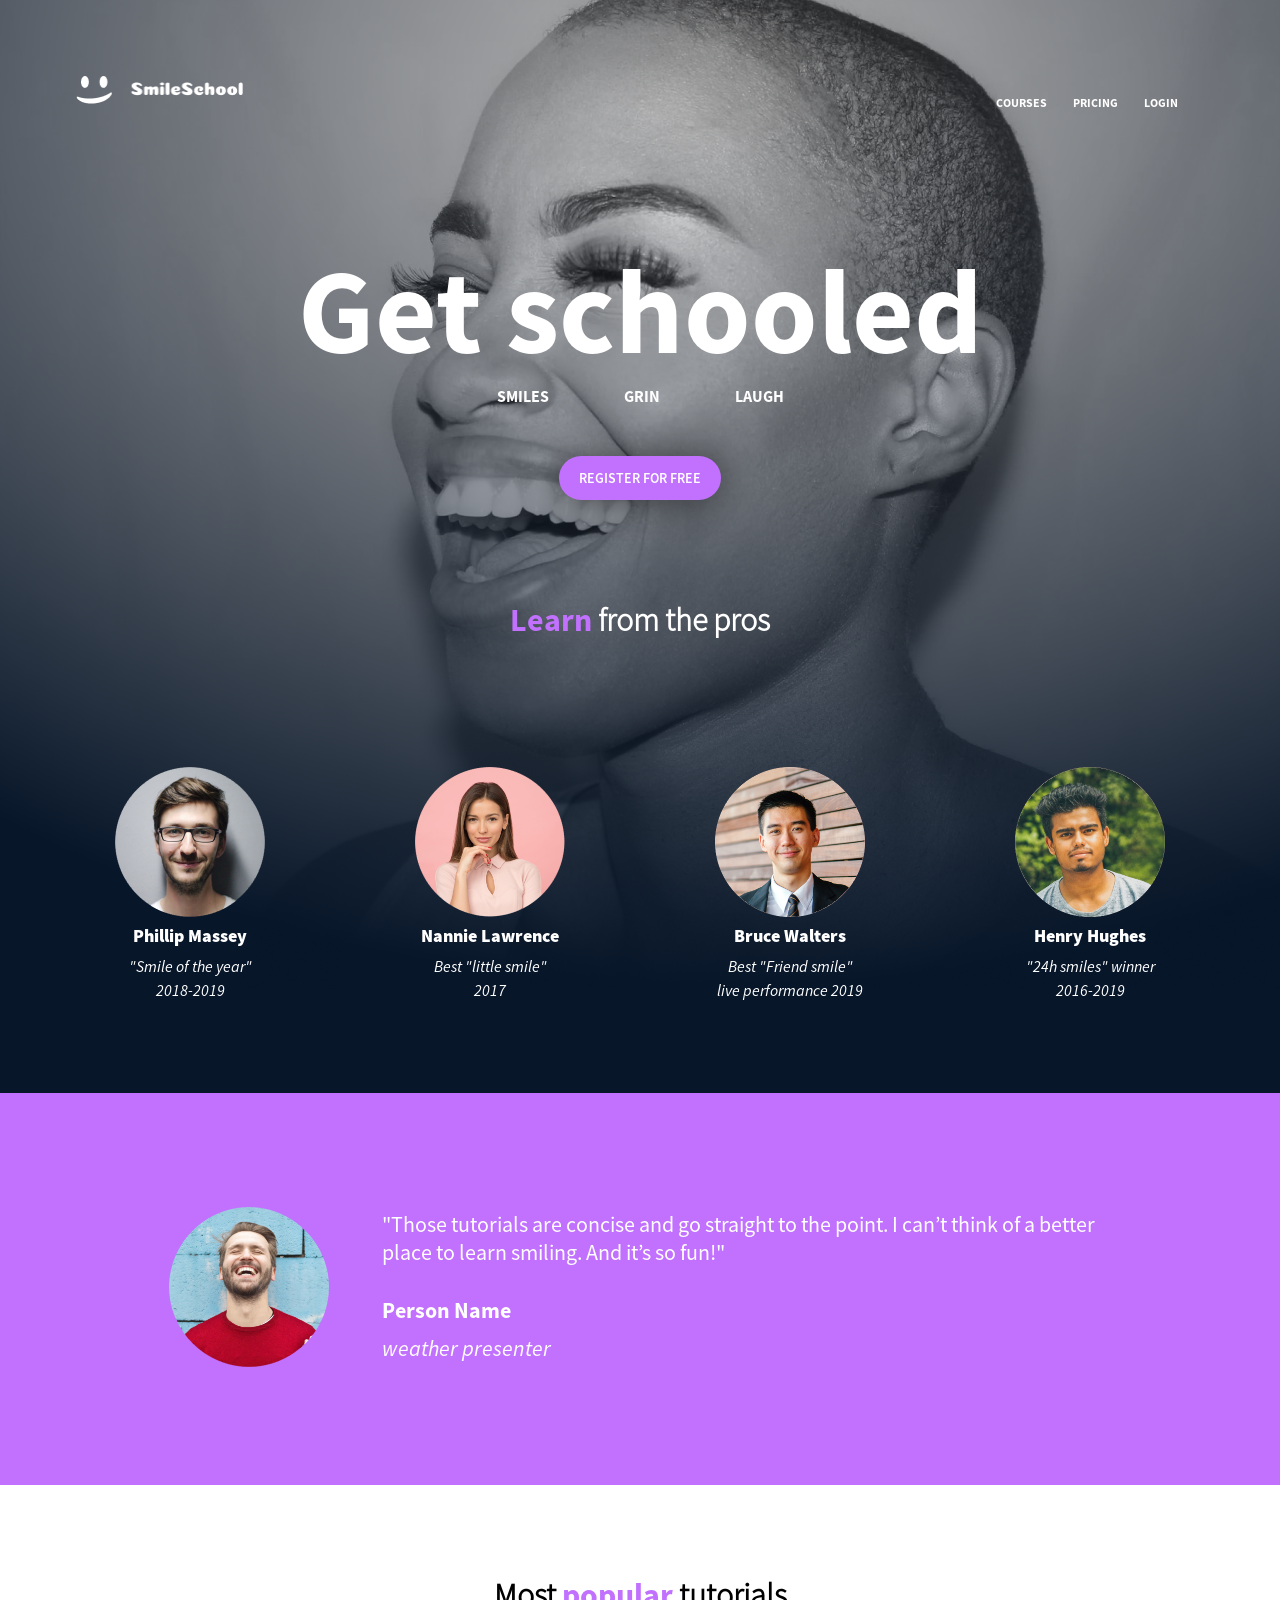
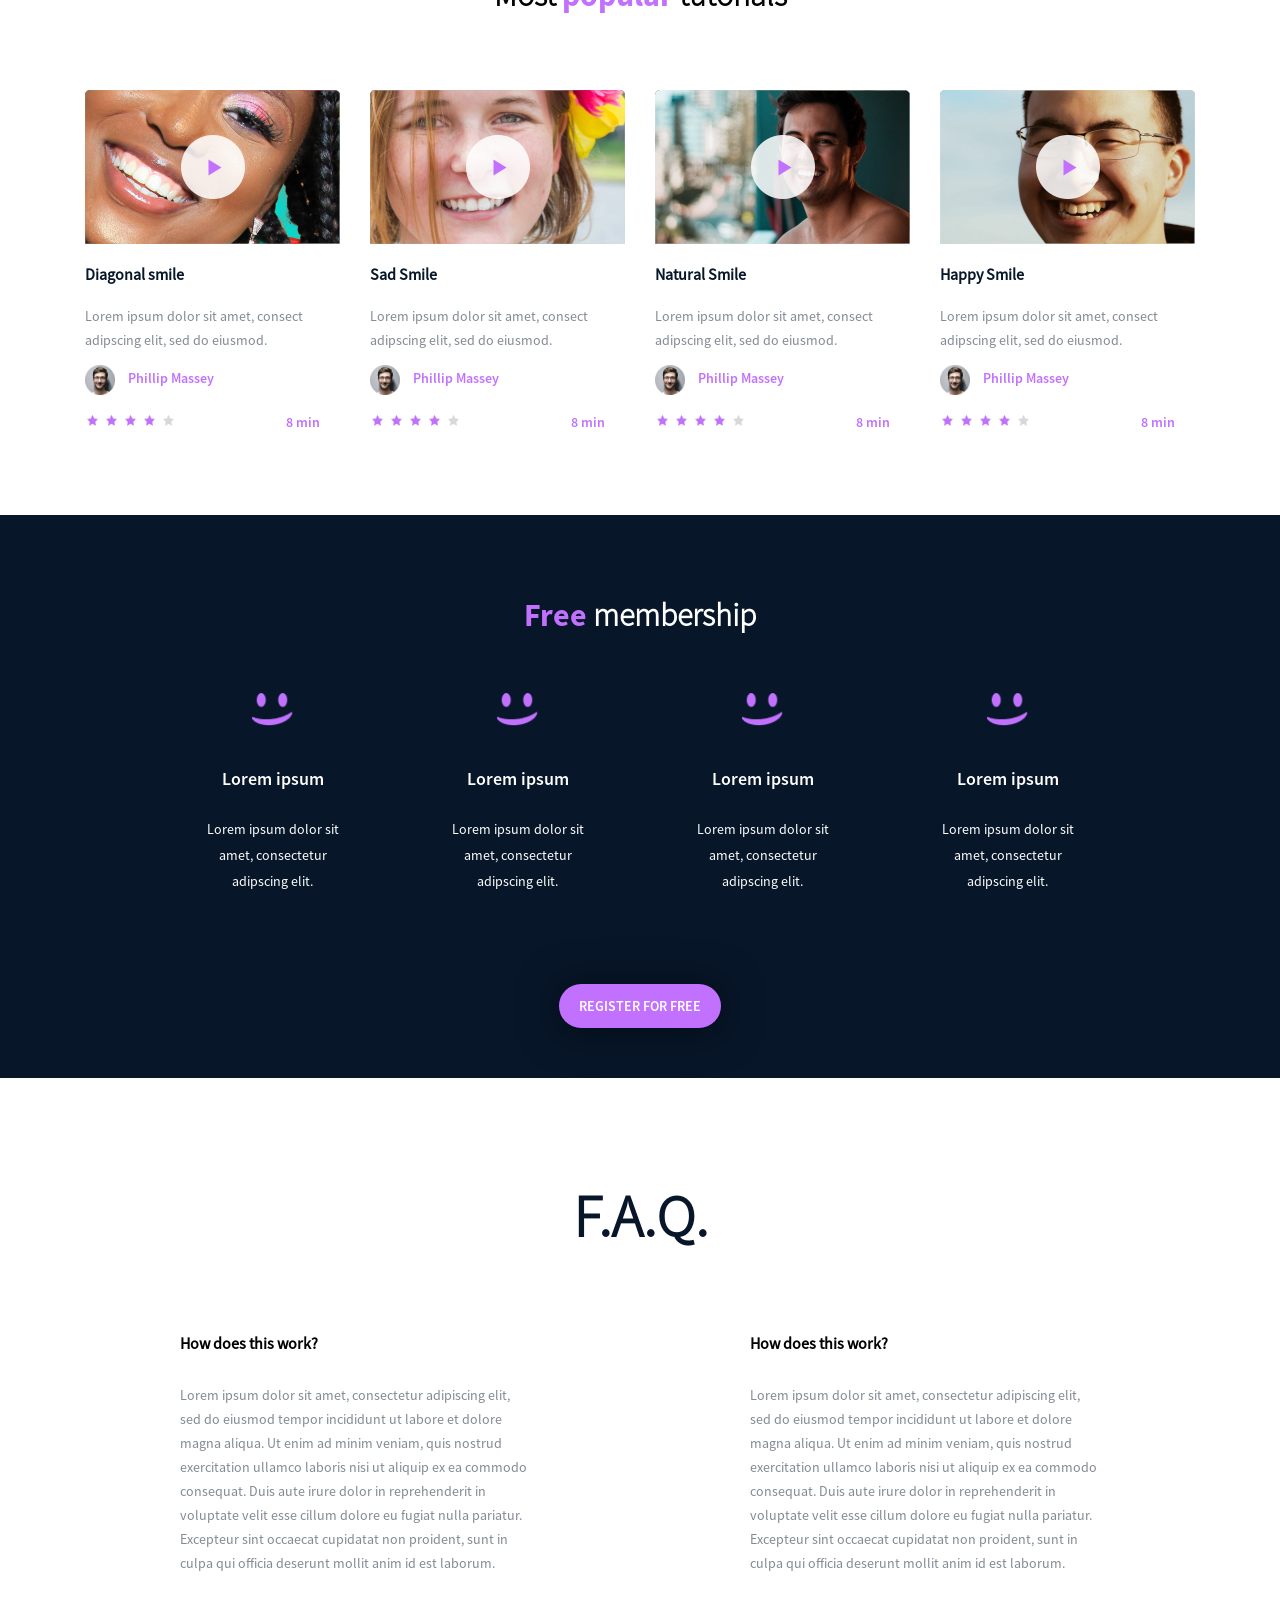
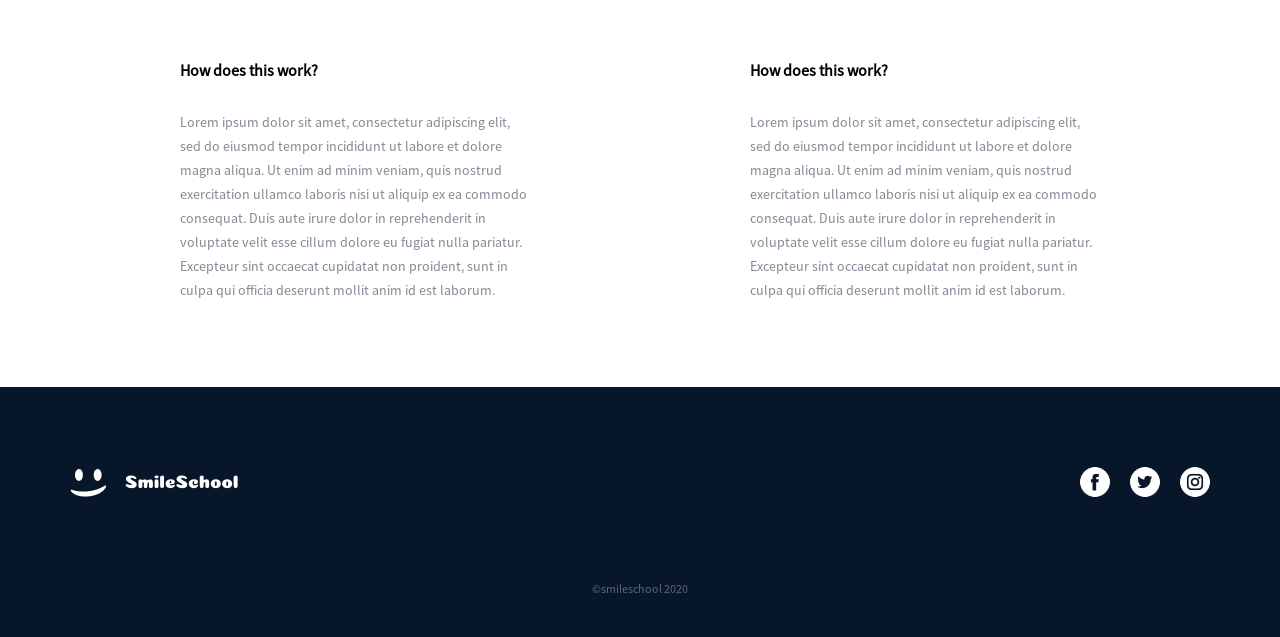
<file: css_advanced/index.html>
<!DOCTYPE html>
<html>
<head>
    <meta charset="UTF-8" />
    <title>title</title>
    <link rel="stylesheet" href="styles.css">
</head>
<body>
    <div class="Top-background">
        <header>
            <div class="logo-navbar">
                <a href="#">
                    <img src="resources/logo.png" alt="SmileSchool's logo">
                </a>
            </div>
            <nav>
                <ul>
                    <li><a href="#">COURSES</a></li>
                    <li><a href="#">PRICING</a></li>
                    <li><a href="#">LOGIN</a></li>
                </ul>
            </nav>
        </header>
        <main>
            <section class="Hero_section">
                <div class="CTA">
                    <h1>Get schooled</h1>
                    <div class="CTA_p">
                        <p>SMILES</p>
                        <p>GRIN</p>
                        <p>LAUGH</p>
                    </div>
                    <button>REGISTER FOR FREE</button>
                </div>
                <div class="Hero_pro_container">
                    <h2><span>Learn</span> from the pros</h2>
                    <div class="Hero_pro_cards_container">
                        <div class="Hero_pro_card">
                            <img src="resources/pro1.png" alt="Photography of Phillip Massey, a SmileSchool pro">
                            <h3>Phillip Massey</h3>
                            <p>"Smile of the year" <br>
                            2018-2019</p>
                        </div>
                        <div class="Hero_pro_card">
                            <img src="resources/pro2.png" alt="Photography of Nannie Lawrence, a SmileSchool pro">
                            <h3>Nannie Lawrence</h3>
                            <p>Best "little smile" <br>
                            2017</p>
                        </div>
                        <div class="Hero_pro_card">
                            <img src="resources/pro3.png" alt="Photography of Bruce Walters, a SmileSchool pro">
                            <h3>Bruce Walters</h3>
                            <p>Best "Friend smile" <br>
                            live performance 2019</p>
                        </div>
                        <div class="Hero_pro_card">
                            <img src="resources/pro4.png" alt="Photography of Henry Hughes, a SmileSchool pro">
                            <h3>Henry Hughes</h3>
                            <p>"24h smiles" winner <br>
                            2016-2019</p>
                        </div>
                    </div>
                </div>
            </section>
    </div>
        <section class="testimonial_section">
            <div class="testimonial_section_img_container">
                <img src="resources/testimonial.png" alt="Picture of a happy man">
            </div>
            <div class="testimonial_section_quote_container">
                <blockquote>"Those tutorials are concise and go straight to the point. I can’t think of a better place to learn smiling. And it’s so fun!"</blockquote>
                <p class="testimonial_section_quote_name">Person Name</p>
                <p class="testimonial_section_quote_profession">weather presenter</p>
            </div>
        </section>

        <section class="tutorial_section">
            <h1>Most <span>popular</span> tutorials</h1>
            <div class="tutorial_section_video_container">
                <div class="tutorial_section_video_card">
                    <img class="tutorial_section_video_card_img" src="resources/player1.png" alt="Picture of a woman smiling">
                    <h2>Diagonal smile</h2>
                    <p>Lorem ipsum dolor sit amet, consect adipscing elit, sed do eiusmod.</p>
                    <div class="tutorial_section_video_card_author_container">
                        <img src="resources/pro1.png" alt="Photography of Phillip Massey, a SmileSchool pro">
                        <h3>Phillip Massey</h3>
                    </div>
                    <div class="tutorial_section_rating_container">
                        <div>
                            <img src="resources/purple_star.png" alt="A purple star">
                            <img src="resources/purple_star.png" alt="A purple star">
                            <img src="resources/purple_star.png" alt="A purple star">
                            <img src="resources/purple_star.png" alt="A purple star">
                            <img src="resources/grey_star.png" alt="A grey star">
                        </div>
                        <p>8 min</p>
                    </div>
                </div>
                <div class="tutorial_section_video_card">
                    <img class="tutorial_section_video_card_img" src="resources/player2.png" alt="Picture of another woman smiling">
                    <h2>Sad Smile</h2>
                    <p>Lorem ipsum dolor sit amet, consect adipscing elit, sed do eiusmod.</p>
                    <div class="tutorial_section_video_card_author_container">
                        <img src="resources/pro1.png" alt="Photography of Phillip Massey, a SmileSchool pro">
                        <h3>Phillip Massey</h3>
                    </div>
                    <div class="tutorial_section_rating_container">
                        <div>
                            <img src="resources/purple_star.png" alt="A purple star">
                            <img src="resources/purple_star.png" alt="A purple star">
                            <img src="resources/purple_star.png" alt="A purple star">
                            <img src="resources/purple_star.png" alt="A purple star">
                            <img src="resources/grey_star.png" alt="A grey star">
                        </div>
                        <p>8 min</p>
                    </div>
                </div>
                <div class="tutorial_section_video_card">
                    <img class="tutorial_section_video_card_img" src="resources/player3.png" alt="Picture of a topless man smiling">
                    <h2>Natural Smile</h2>
                    <p>Lorem ipsum dolor sit amet, consect adipscing elit, sed do eiusmod.</p>
                    <div class="tutorial_section_video_card_author_container">
                        <img src="resources/pro1.png" alt="Photography of Phillip Massey, a SmileSchool pro">
                        <h3>Phillip Massey</h3>
                    </div>
                    <div class="tutorial_section_rating_container">
                        <div>
                            <img src="resources/purple_star.png" alt="A purple star">
                            <img src="resources/purple_star.png" alt="A purple star">
                            <img src="resources/purple_star.png" alt="A purple star">
                            <img src="resources/purple_star.png" alt="A purple star">
                            <img src="resources/grey_star.png" alt="A grey star">
                        </div>
                        <p>8 min</p>
                    </div>
                </div>
                <div class="tutorial_section_video_card">
                    <img class="tutorial_section_video_card_img" src="resources/player4.png" alt="Picture of a man with glasses smiling">
                    <h2>Happy Smile</h2>
                    <p>Lorem ipsum dolor sit amet, consect adipscing elit, sed do eiusmod.</p>
                    <div class="tutorial_section_video_card_author_container">
                        <img src="resources/pro1.png" alt="Photography of Phillip Massey, a SmileSchool pro">
                        <h3>Phillip Massey</h3>
                    </div>
                    <div class="tutorial_section_rating_container">
                        <div>
                            <img src="resources/purple_star.png" alt="A purple star">
                            <img src="resources/purple_star.png" alt="A purple star">
                            <img src="resources/purple_star.png" alt="A purple star">
                            <img src="resources/purple_star.png" alt="A purple star">
                            <img src="resources/grey_star.png" alt="A grey star">
                        </div>
                        <p>8 min</p>
                    </div>
                </div>
            </div>
        </section>

        <section class="membership_section">
            <h1><span>Free</span> membership</h1>
            <div class="membership_section_content_container">
                <div class="membership_section_content">
                    <img src="resources/smile_purple.png" alt="A purple version of the logo">
                    <h2>Lorem ipsum</h2>
                    <p>Lorem ipsum dolor sit amet, consectetur adipscing elit.</p>
                </div>
                <div class="membership_section_content">
                    <img src="resources/smile_purple.png" alt="A purple version of the logo">
                    <h2>Lorem ipsum</h2>
                    <p>Lorem ipsum dolor sit amet, consectetur adipscing elit.</p>
                </div>
                <div class="membership_section_content">
                    <img src="resources/smile_purple.png" alt="A purple version of the logo">
                    <h2>Lorem ipsum</h2>
                    <p>Lorem ipsum dolor sit amet, consectetur adipscing elit.</p>
                </div>
                <div class="membership_section_content">
                    <img src="resources/smile_purple.png" alt="A purple version of the logo">
                    <h2>Lorem ipsum</h2>
                    <p>Lorem ipsum dolor sit amet, consectetur adipscing elit.</p>
                </div>
            </div>
            <button>REGISTER FOR FREE</button>
        </section>

        <section class="FAQ_section">
            <h1>F.A.Q.</h1>
            <div>
                <div class="FAQ_section_container">
                    <div class="FAQ_section_textblock">
                        <h2>How does this work?</h2>
                        <p>Lorem ipsum dolor sit amet, consectetur adipiscing elit, sed do eiusmod tempor incididunt ut labore et dolore magna aliqua. Ut enim ad minim veniam, quis nostrud exercitation ullamco laboris nisi ut aliquip ex ea commodo consequat. Duis aute irure dolor in reprehenderit in voluptate velit esse cillum dolore eu fugiat nulla pariatur. Excepteur sint occaecat cupidatat non proident, sunt in culpa qui officia deserunt mollit anim id est laborum.</p>
                    </div>
                    <div class="FAQ_section_textblock">
                        <h2>How does this work?</h2>
                        <p>Lorem ipsum dolor sit amet, consectetur adipiscing elit, sed do eiusmod tempor incididunt ut labore et dolore magna aliqua. Ut enim ad minim veniam, quis nostrud exercitation ullamco laboris nisi ut aliquip ex ea commodo consequat. Duis aute irure dolor in reprehenderit in voluptate velit esse cillum dolore eu fugiat nulla pariatur. Excepteur sint occaecat cupidatat non proident, sunt in culpa qui officia deserunt mollit anim id est laborum.</p>
                    </div>
                </div>
                <div class="FAQ_section_container">
                    <div class="FAQ_section_textblock">
                        <h2>How does this work?</h2>
                        <p>Lorem ipsum dolor sit amet, consectetur adipiscing elit, sed do eiusmod tempor incididunt ut labore et dolore magna aliqua. Ut enim ad minim veniam, quis nostrud exercitation ullamco laboris nisi ut aliquip ex ea commodo consequat. Duis aute irure dolor in reprehenderit in voluptate velit esse cillum dolore eu fugiat nulla pariatur. Excepteur sint occaecat cupidatat non proident, sunt in culpa qui officia deserunt mollit anim id est laborum.</p>
                    </div>
                    <div class="FAQ_section_textblock">
                        <h2>How does this work?</h2>
                        <p>Lorem ipsum dolor sit amet, consectetur adipiscing elit, sed do eiusmod tempor incididunt ut labore et dolore magna aliqua. Ut enim ad minim veniam, quis nostrud exercitation ullamco laboris nisi ut aliquip ex ea commodo consequat. Duis aute irure dolor in reprehenderit in voluptate velit esse cillum dolore eu fugiat nulla pariatur. Excepteur sint occaecat cupidatat non proident, sunt in culpa qui officia deserunt mollit anim id est laborum.</p>
                    </div>
                </div>
            </div>
        </section>

    </main>

    <footer>
        <div class="footer_section">
            <div class="footer_section_images">
                <div class="footer_section_images_logo">
                    <img src="resources/logo.png" alt="SmileSchool's logo">
                </div>
                <div class="footer_section_images_socials">
                    <a href="#"><img src="resources/facebook.png" alt="Facebook's logo"></a>
                    <a href="#"><img src="resources/twitter.png" alt="Twitter's logo"></a>
                    <a href="#"><img src="resources/instagram.png" alt="instagram's logo"></a>
                </div>
            </div>
            <p>©smileschool 2020</p>
        </div>
    </footer>
</body>
</html>
</file>
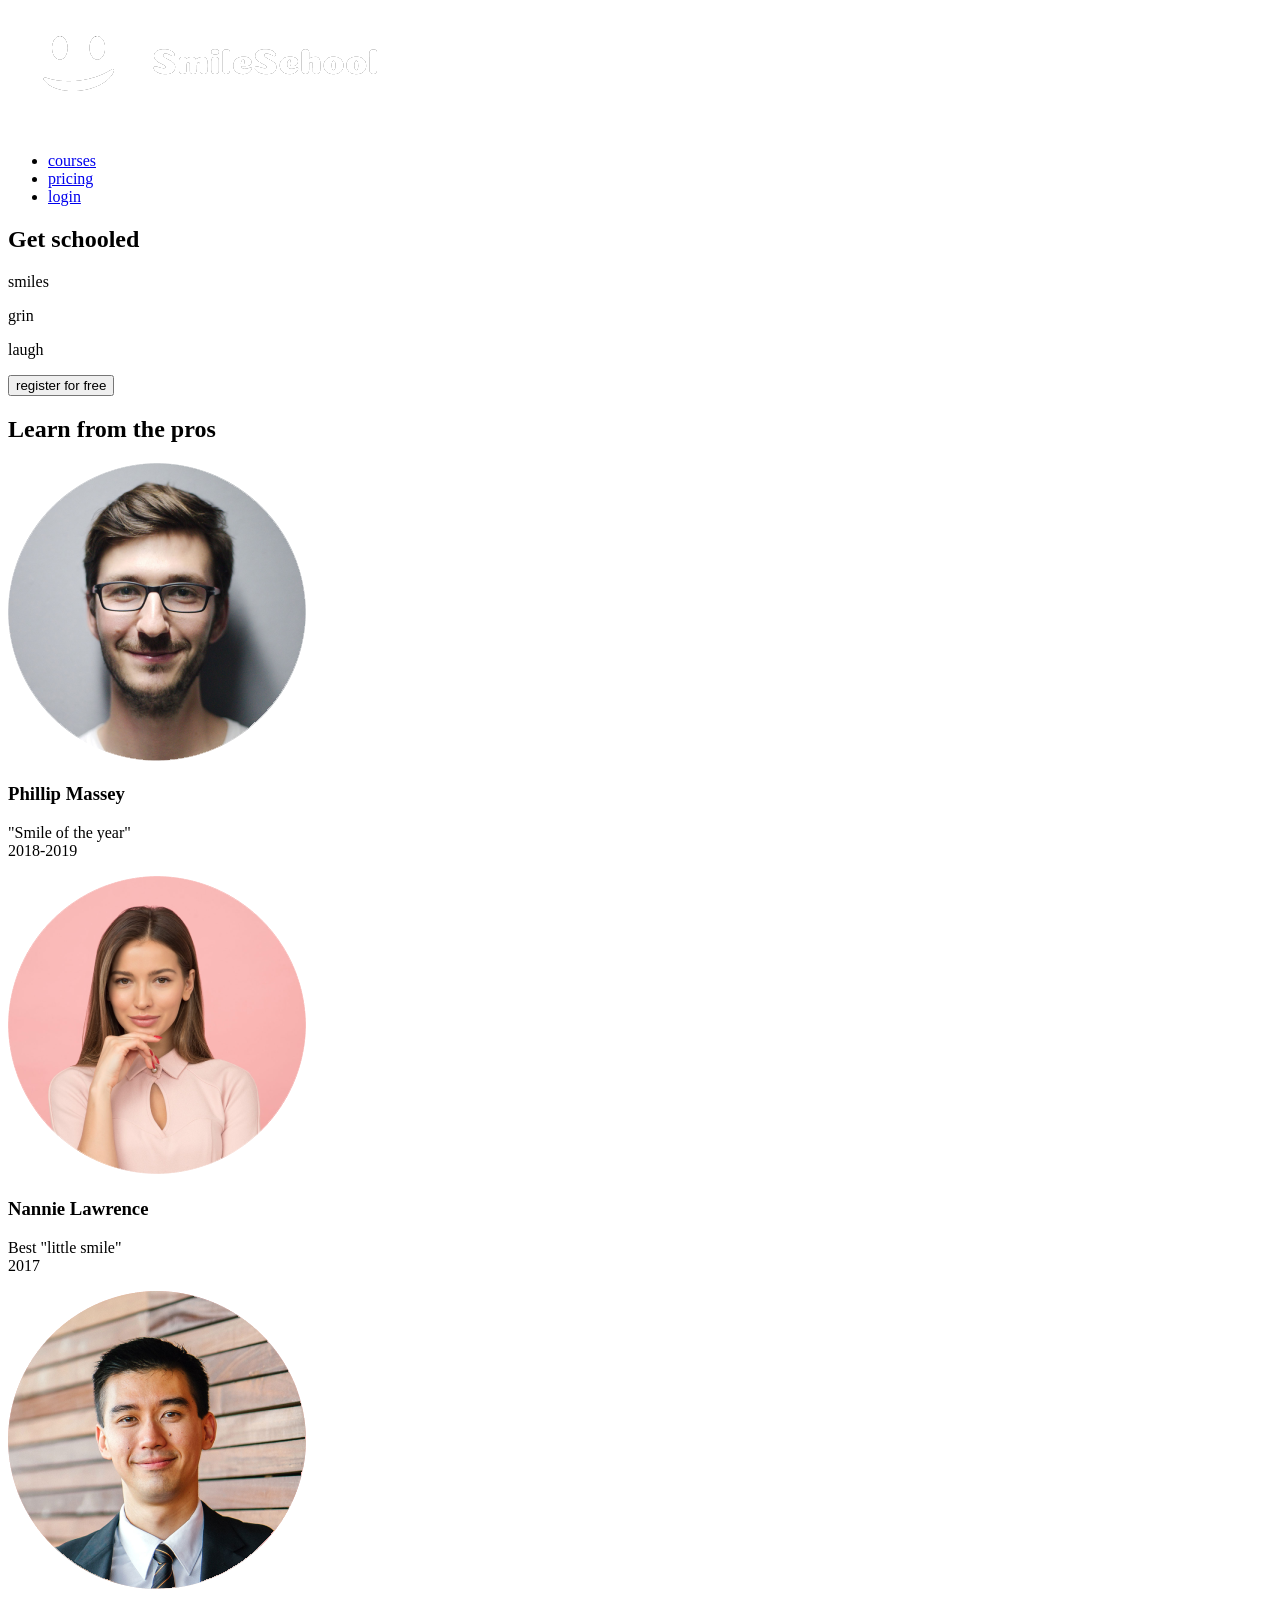
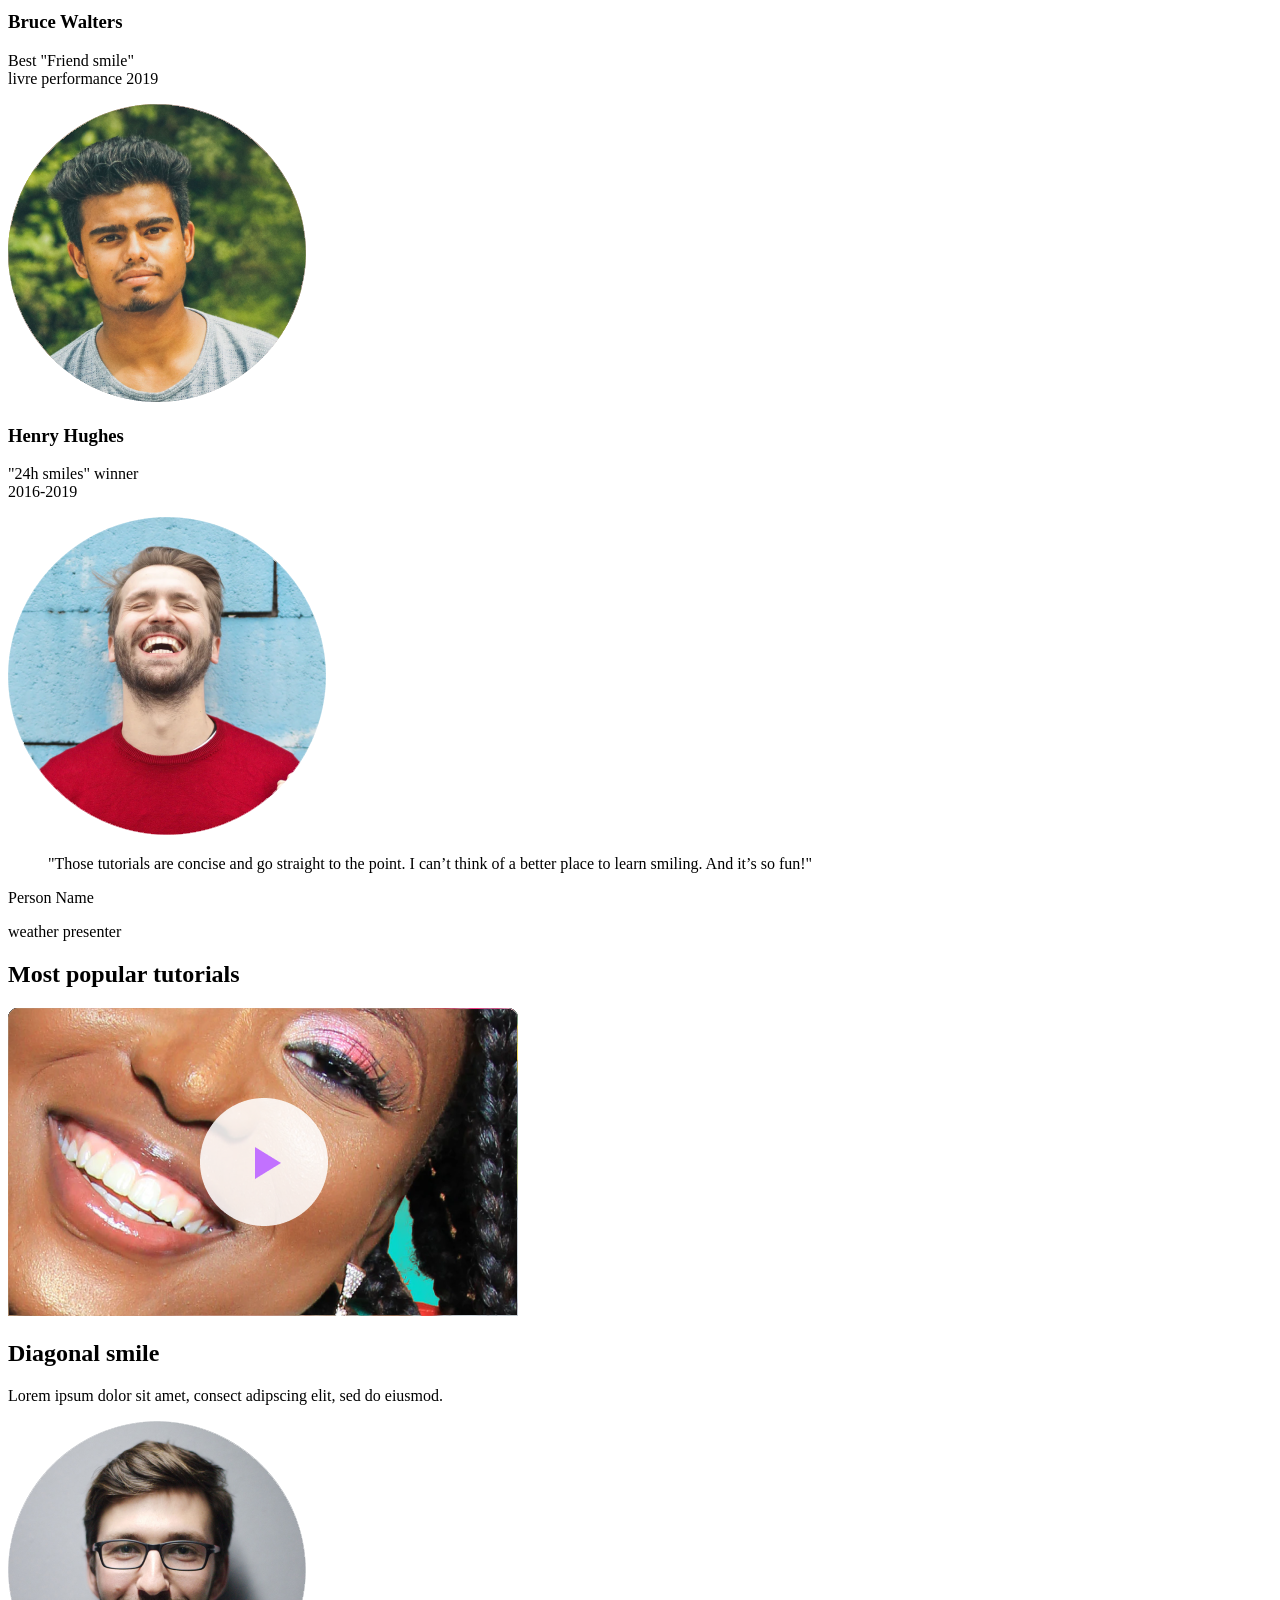
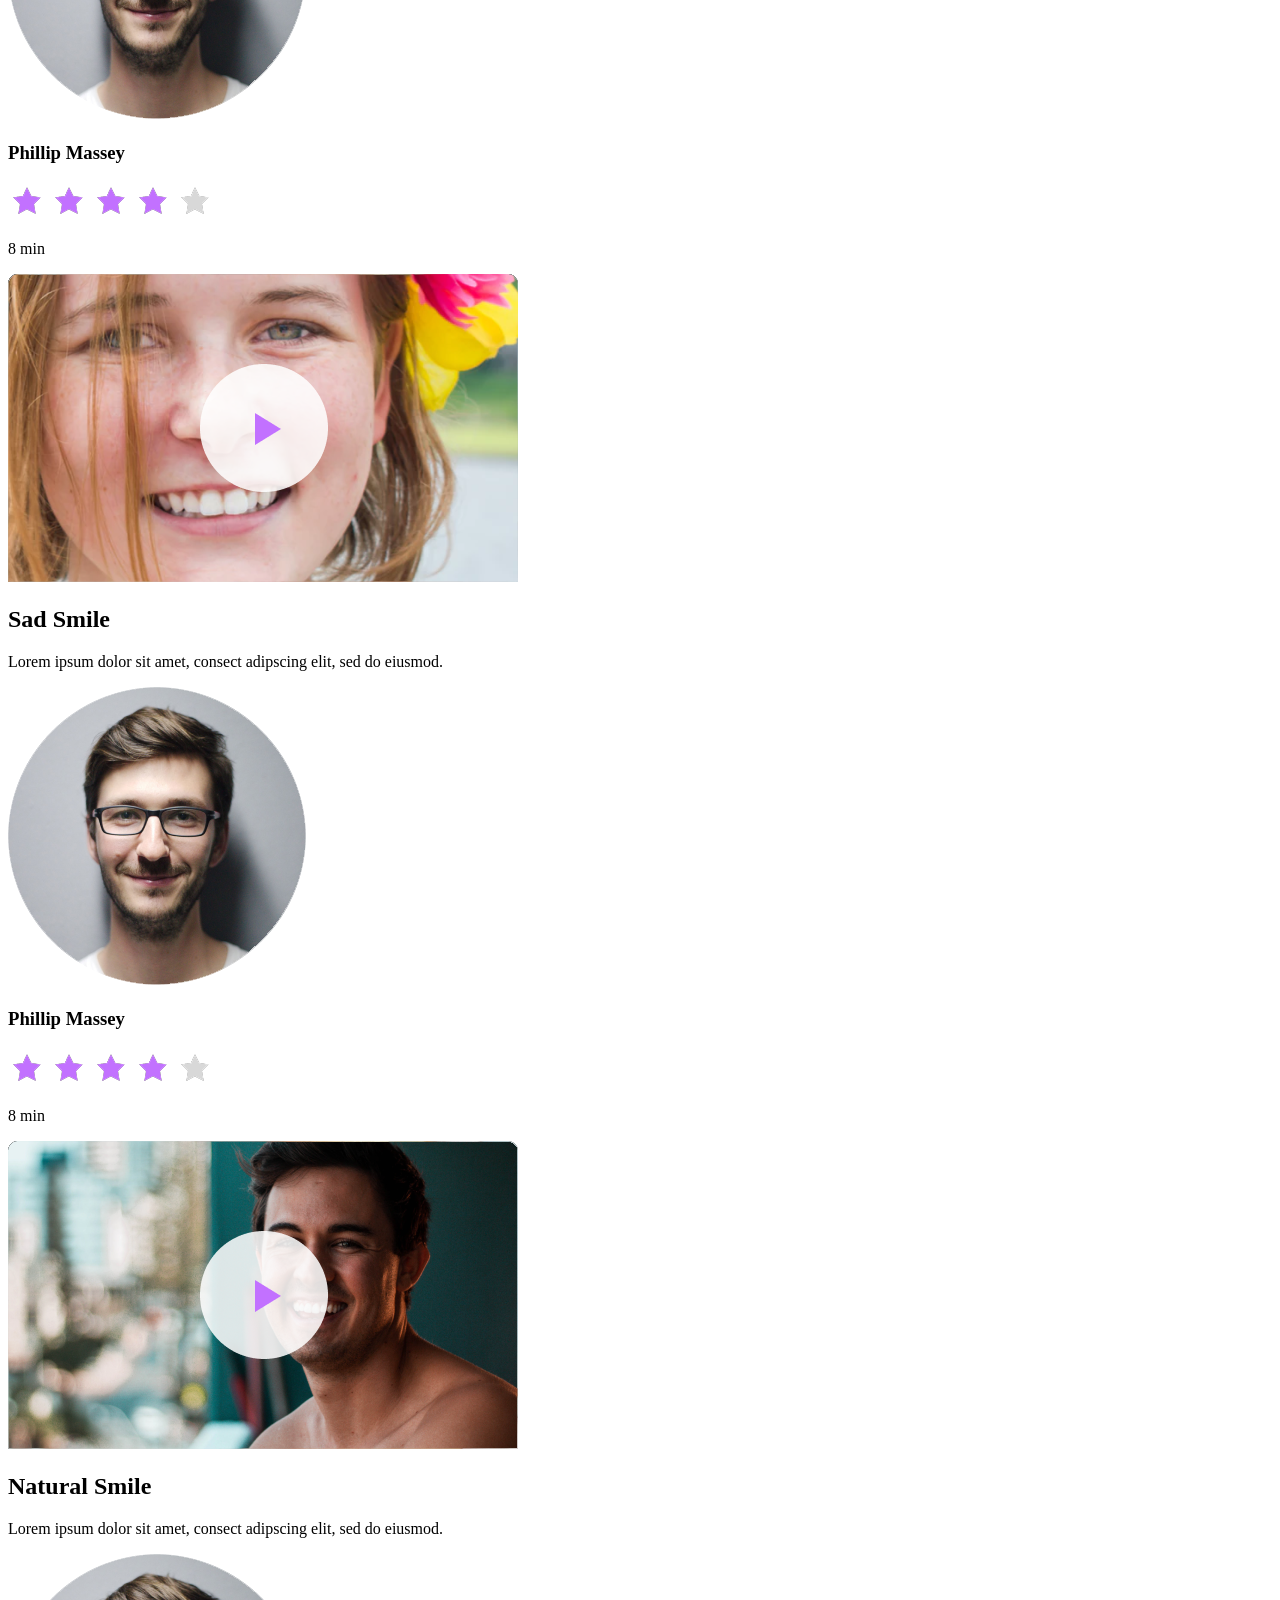
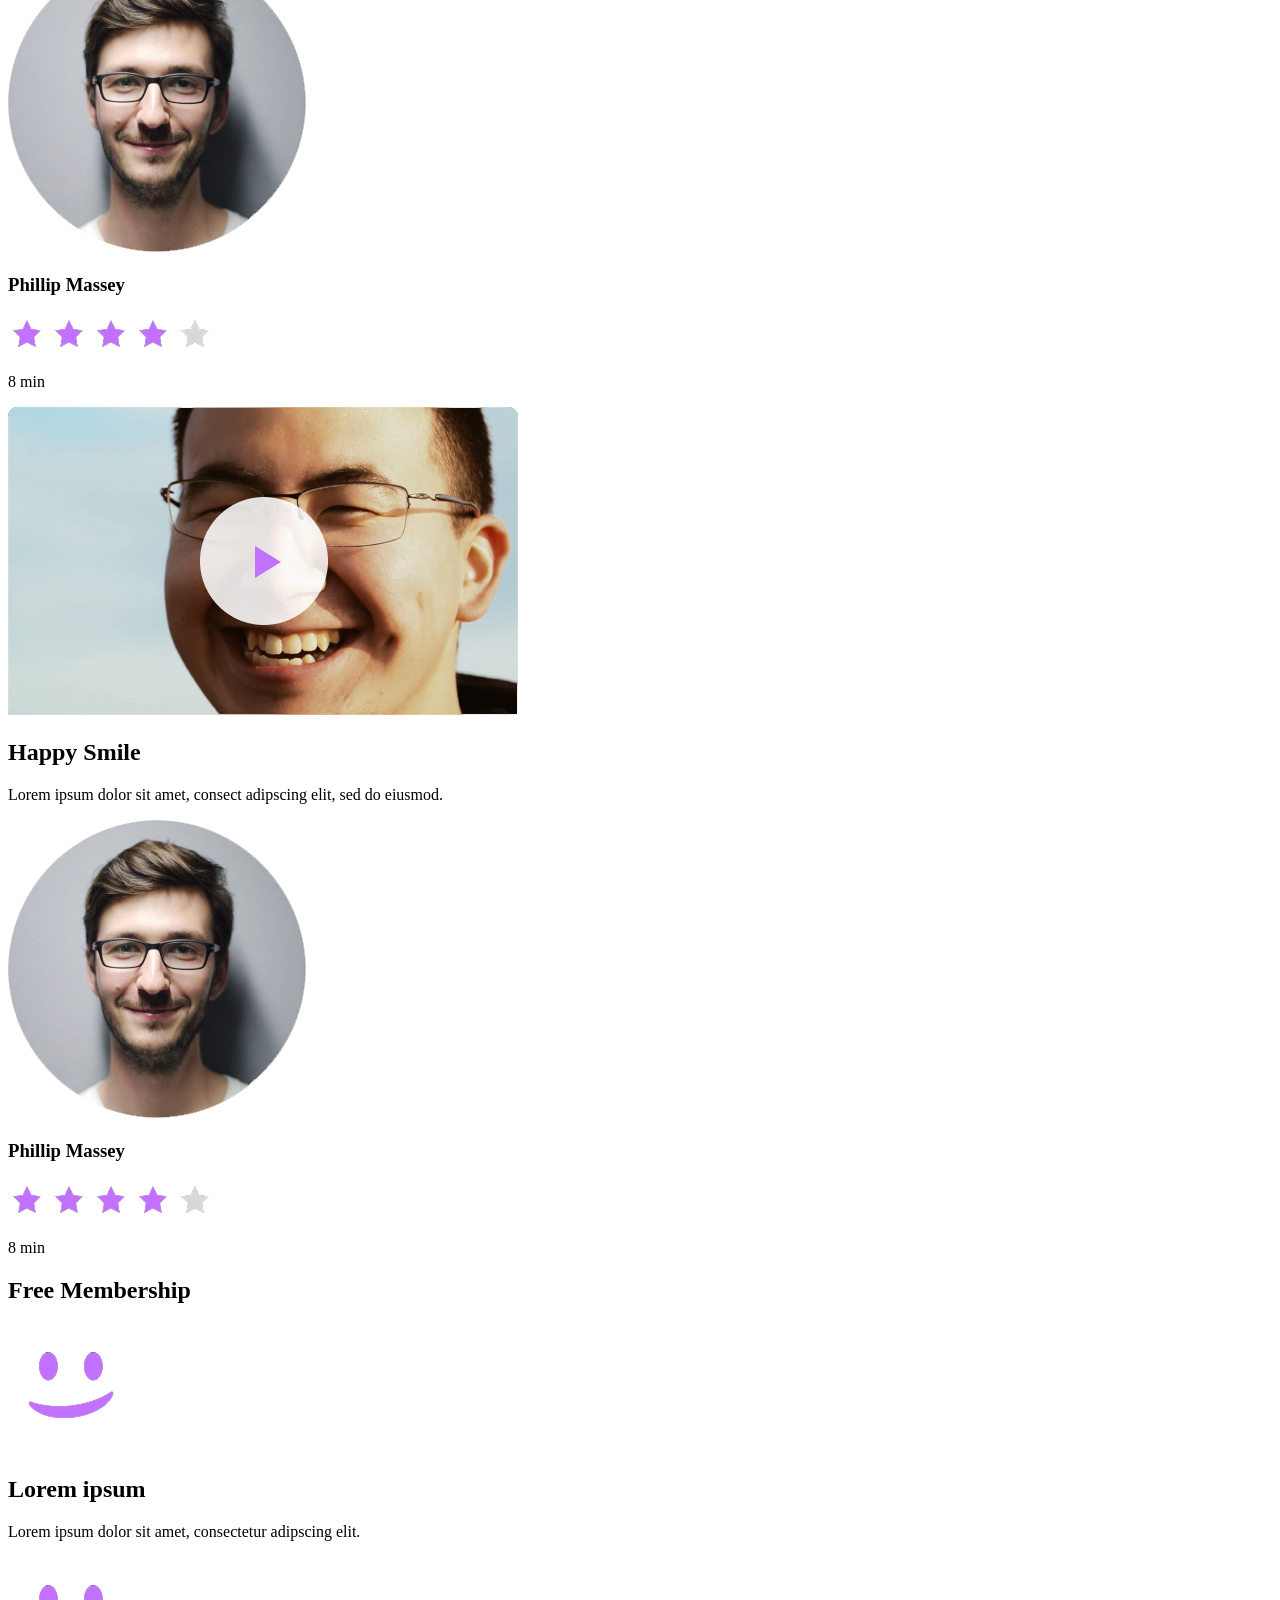
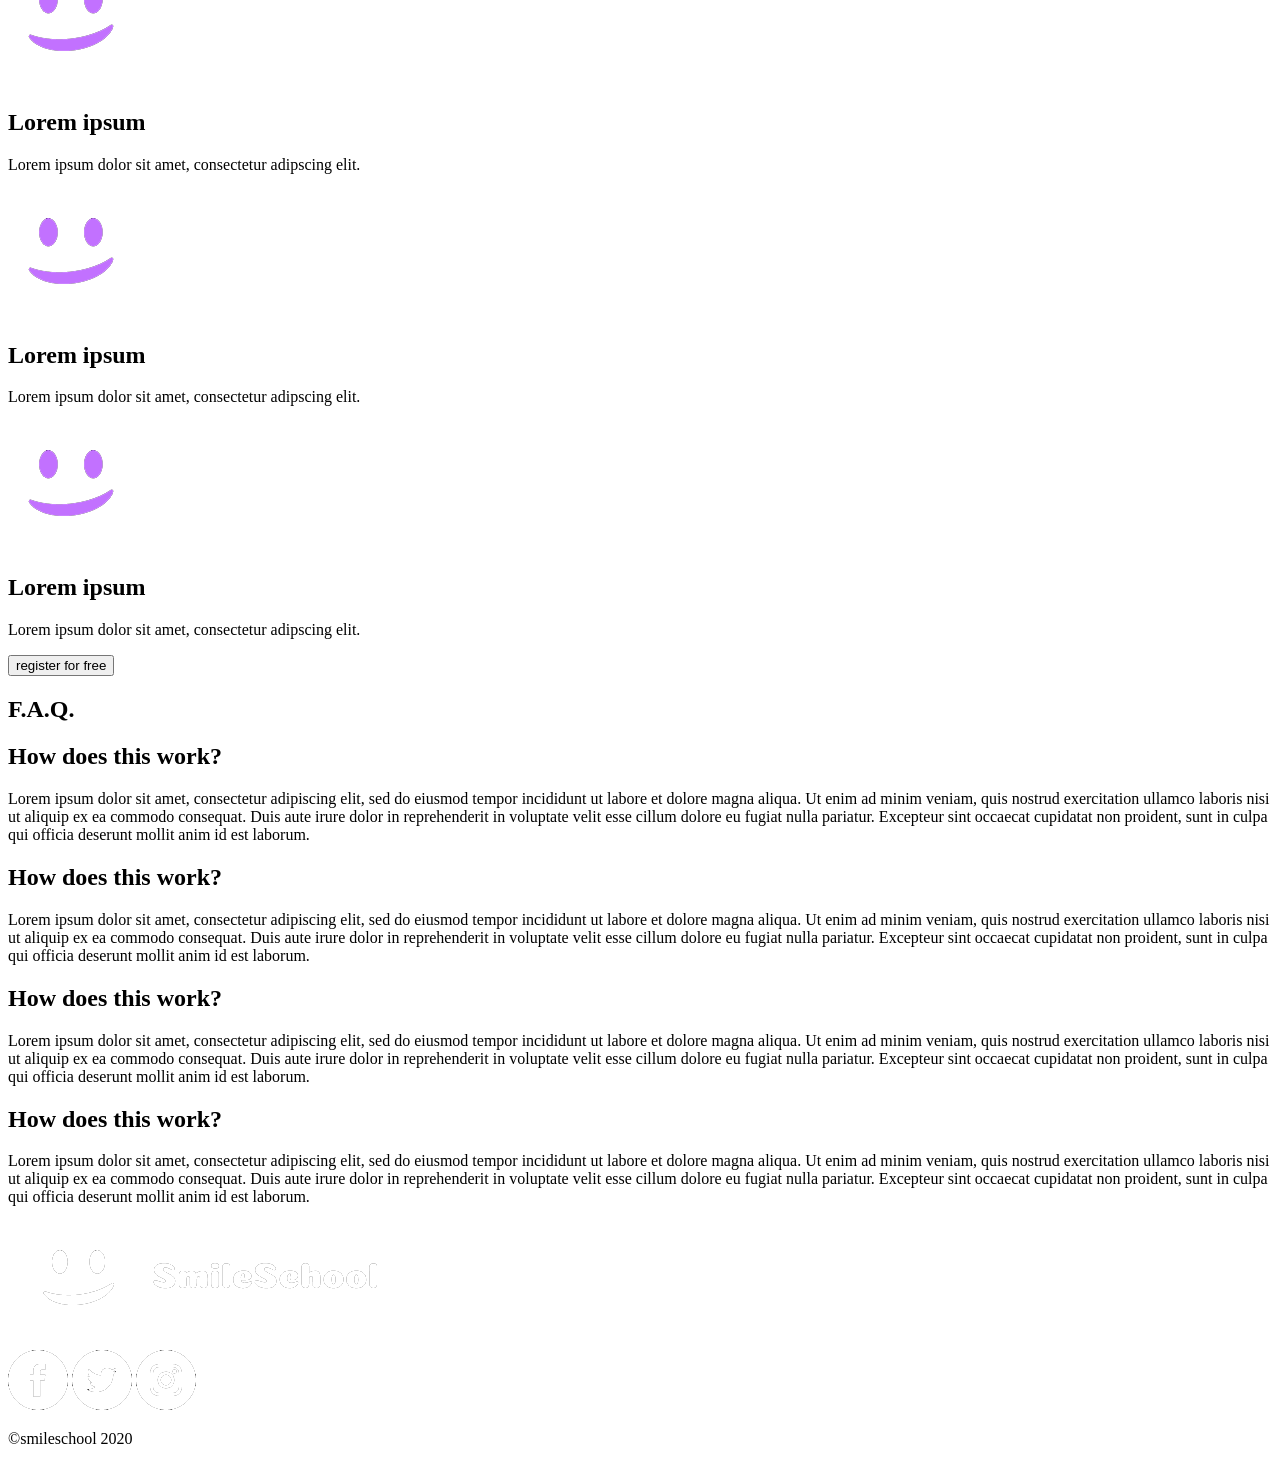
<file: html_advanced/index.html>
<!DOCTYPE html>
<html>
<head>
    <meta charset="UTF-8" />
    <title>title</title>
</head>
<body>
    <header>
        <div>
            <a href="#">
                <img src="resources/logo.png" alt="SmileSchool's logo">
            </a>
        </div>
        <nav>
            <ul>        
                <li><a href="#">courses</a></li>
                <li><a href="#">pricing</a></li>
                <li><a href="#">login</a></li>
            </ul>
        </nav>
    </header>
    <main>
        <section>
            <div>
                <h1>Get schooled</h1>
                <p>smiles</p>
                <p>grin</p>
                <p>laugh</p>
                <button>register for free</button>
            </div>
            <div>
                <h2>Learn from the pros</h2>
                <div>
                    <img src="resources/pro1.png" alt="Photography of Phillip Massey, a SmileSchool pro">
                    <h3>Phillip Massey</h3>
                    <p>"Smile of the year" <br>
                    2018-2019</p>
                </div>
                <div>
                    <img src="resources/pro2.png" alt="Photography of Nannie Lawrence, a SmileSchool pro">
                    <h3>Nannie Lawrence</h3>
                    <p>Best "little smile" <br>
                    2017</p>
                </div>
                <div>
                    <img src="resources/pro3.png" alt="Photography of Bruce Walters, a SmileSchool pro">
                    <h3>Bruce Walters</h3>
                    <p>Best "Friend smile" <br>
                    livre performance 2019</p>
                </div>
                <div>
                    <img src="resources/pro4.png" alt="Photography of Henry Hughes, a SmileSchool pro">
                    <h3>Henry Hughes</h3>
                    <p>"24h smiles" winner <br>
                    2016-2019</p>
                </div>
            </div>
        </section>
        <section>
            <div>
                <img src="resources/testimonial.png" alt="Picture of a happy man">
            </div>
            <div>
                <blockquote>"Those tutorials are concise and go straight to the point. I can’t think of a better place to learn smiling. And it’s so fun!"</blockquote>
                <p>Person Name</p>
                <p>weather presenter</p>
            </div>
        </section>
        <section>
            <h1>Most popular tutorials</h1>
            <div>
                <div>
                    <img src="resources/player1.png" alt="Picture of a woman smiling">
                    <h2>Diagonal smile</h2>
                    <p>Lorem ipsum dolor sit amet, consect adipscing elit, sed do eiusmod.</p>
                    <div>
                        <img src="resources/pro1.png" alt="Photography of Phillip Massey, a SmileSchool pro">
                        <h3>Phillip Massey</h3>
                    </div>
                    <div>
                        <div>
                            <img src="resources/purple_star.png" alt="A purple star">
                            <img src="resources/purple_star.png" alt="A purple star">
                            <img src="resources/purple_star.png" alt="A purple star">
                            <img src="resources/purple_star.png" alt="A purple star">
                            <img src="resources/grey_star.png" alt="A grey star">
                        </div>
                        <p>8 min</p>
                    </div>
                </div>
                <div>
                    <img src="resources/player2.png" alt="Picture of another woman smiling">
                    <h2>Sad Smile</h2>
                    <p>Lorem ipsum dolor sit amet, consect adipscing elit, sed do eiusmod.</p>
                    <div>
                        <img src="resources/pro1.png" alt="Photography of Phillip Massey, a SmileSchool pro">
                        <h3>Phillip Massey</h3>
                    </div>
                    <div>
                        <div>
                            <img src="resources/purple_star.png" alt="A purple star">
                            <img src="resources/purple_star.png" alt="A purple star">
                            <img src="resources/purple_star.png" alt="A purple star">
                            <img src="resources/purple_star.png" alt="A purple star">
                            <img src="resources/grey_star.png" alt="A grey star">
                        </div>
                        <p>8 min</p>
                    </div>
                </div>
                <div>
                    <img src="resources/player3.png" alt="Picture of a topless man smiling">
                    <h2>Natural Smile</h2>
                    <p>Lorem ipsum dolor sit amet, consect adipscing elit, sed do eiusmod.</p>
                    <div>
                        <img src="resources/pro1.png" alt="Photography of Phillip Massey, a SmileSchool pro">
                        <h3>Phillip Massey</h3>
                    </div>
                    <div>
                        <div>
                            <img src="resources/purple_star.png" alt="A purple star">
                            <img src="resources/purple_star.png" alt="A purple star">
                            <img src="resources/purple_star.png" alt="A purple star">
                            <img src="resources/purple_star.png" alt="A purple star">
                            <img src="resources/grey_star.png" alt="A grey star">
                        </div>
                        <p>8 min</p>
                    </div>
                </div>
                <div>
                    <img src="resources/player4.png" alt="Picture of a man with glasses smiling">
                    <h2>Happy Smile</h2>
                    <p>Lorem ipsum dolor sit amet, consect adipscing elit, sed do eiusmod.</p>
                    <div>
                        <img src="resources/pro1.png" alt="Photography of Phillip Massey, a SmileSchool pro">
                        <h3>Phillip Massey</h3>
                    </div>
                    <div>
                        <div>
                            <img src="resources/purple_star.png" alt="A purple star">
                            <img src="resources/purple_star.png" alt="A purple star">
                            <img src="resources/purple_star.png" alt="A purple star">
                            <img src="resources/purple_star.png" alt="A purple star">
                            <img src="resources/grey_star.png" alt="A grey star">
                        </div>
                        <p>8 min</p>
                    </div>
                </div>
            </div>
        </section>
        <section>
            <h1>Free Membership</h1>
            <div>
                <div>
                    <img src="resources/smile_purple.png" alt="A purple version of the logo">
                    <h2>Lorem ipsum</h2>
                    <p>Lorem ipsum dolor sit amet, consectetur adipscing elit.</p>
                </div>
                <div>
                    <img src="resources/smile_purple.png" alt="A purple version of the logo">
                    <h2>Lorem ipsum</h2>
                    <p>Lorem ipsum dolor sit amet, consectetur adipscing elit.</p>
                </div>
                <div>
                    <img src="resources/smile_purple.png" alt="A purple version of the logo">
                    <h2>Lorem ipsum</h2>
                    <p>Lorem ipsum dolor sit amet, consectetur adipscing elit.</p>
                </div>
                <div>
                    <img src="resources/smile_purple.png" alt="A purple version of the logo">
                    <h2>Lorem ipsum</h2>
                    <p>Lorem ipsum dolor sit amet, consectetur adipscing elit.</p>
                </div>
            </div>
            <button>register for free</button>
        </section>
        <section>
            <h1>F.A.Q.</h1>
            <div>
                <div>
                    <div>
                        <h1>
                            <h2>How does this work?</h2>
                            <p>Lorem ipsum dolor sit amet, consectetur adipiscing elit, sed do eiusmod tempor incididunt ut labore et dolore magna aliqua. Ut enim ad minim veniam, quis nostrud exercitation ullamco laboris nisi ut aliquip ex ea commodo consequat. Duis aute irure dolor in reprehenderit in voluptate velit esse cillum dolore eu fugiat nulla pariatur. Excepteur sint occaecat cupidatat non proident, sunt in culpa qui officia deserunt mollit anim id est laborum.</p>
                        </h1>
                    </div>
                    <div>
                        <h1>
                            <h2>How does this work?</h2>
                            <p>Lorem ipsum dolor sit amet, consectetur adipiscing elit, sed do eiusmod tempor incididunt ut labore et dolore magna aliqua. Ut enim ad minim veniam, quis nostrud exercitation ullamco laboris nisi ut aliquip ex ea commodo consequat. Duis aute irure dolor in reprehenderit in voluptate velit esse cillum dolore eu fugiat nulla pariatur. Excepteur sint occaecat cupidatat non proident, sunt in culpa qui officia deserunt mollit anim id est laborum.</p>
                        </h1>
                    </div>
                </div>
                <div>
                    <div>
                        <h1>
                            <h2>How does this work?</h2>
                            <p>Lorem ipsum dolor sit amet, consectetur adipiscing elit, sed do eiusmod tempor incididunt ut labore et dolore magna aliqua. Ut enim ad minim veniam, quis nostrud exercitation ullamco laboris nisi ut aliquip ex ea commodo consequat. Duis aute irure dolor in reprehenderit in voluptate velit esse cillum dolore eu fugiat nulla pariatur. Excepteur sint occaecat cupidatat non proident, sunt in culpa qui officia deserunt mollit anim id est laborum.</p>
                        </h1>
                    </div>
                    <div>
                        <h1>
                            <h2>How does this work?</h2>
                            <p>Lorem ipsum dolor sit amet, consectetur adipiscing elit, sed do eiusmod tempor incididunt ut labore et dolore magna aliqua. Ut enim ad minim veniam, quis nostrud exercitation ullamco laboris nisi ut aliquip ex ea commodo consequat. Duis aute irure dolor in reprehenderit in voluptate velit esse cillum dolore eu fugiat nulla pariatur. Excepteur sint occaecat cupidatat non proident, sunt in culpa qui officia deserunt mollit anim id est laborum.</p>
                        </h1>
                    </div>
                </div>
            </div>
        </section>
    </main>
    <footer>
        <div>
            <div>
                <div>
                    <img src="resources/logo.png" alt="SmileSchool's logo">
                </div>
                <div>
                    <a href="#"><img src="resources/facebook.png" alt="Facebook's logo"></a>
                    <a href="#"><img src="resources/twitter.png" alt="Twitter's logo"></a>
                    <a href="#"><img src="resources/instagram.png" alt="instagram's logo"></a>
                </div>
            </div>
            <p>©smileschool 2020</p>
        </div>
    </footer>
</body>
</html>
</file>
<file: css_advanced/styles.css>
@font-face {
    font-family: 'SourceSansPro';
    src: url('fonts/SourceSansPro-Regular.otf') format('opentype');
}

@font-face {
    font-family: 'SourceSansPro-bold';
    src: url('fonts/SourceSansPro-Bold.otf') format('opentype');
}

@font-face {
    font-family: 'SourceSansPro-semibold';
    src: url('fonts/SourceSansPro-Semibold.otf') format('opentype');
}

@font-face {
    font-family: 'SourceSansPro-light';
    src: url('fonts/SourceSansPro-Light.otf') format('opentype');
}

@font-face {
    font-family: 'SourceSansPro-black';
    src: url('fonts/SourceSansPro-Black.otf') format('opentype');
}

@font-face {
    font-family: 'SourceSansPro-it';
    src: url('fonts/SourceSansPro-It.otf') format('opentype');
}

* {
    margin: 0;
    padding: 0;
    box-sizing: border-box;
}

.Top-background {
    background-image: url(resources/background.png);
    background-size: cover;
    background-repeat: no-repeat;
    padding: 1px;
    width: 100%;
    height: 1093px;
}

a {
    text-decoration: none;
    color: #FFFFFF;
}

header {
    display: flex;
    justify-content: space-between;
    align-items: end;
    width: 100%;
    padding: 75px;
}

.logo-navbar img {
    width: 167.02px;
}

nav ul {
    display: flex;
    justify-content: space-evenly;
    font-family: 'SourceSansPro-bold';
    font-size: 12px;
    line-height: 15.08px;
    text-align: left;
    width: 234px;
    height: 15px;
    list-style-type: none;
}

.Hero_section {
    margin-top: 50px;
    display: flex;
    flex-direction: column;
    align-items: center;
}

.CTA {
    font-family: 'SourceSansPro-bold';
    text-align: center;
    color: #FFFFFF;
}

.CTA h1  {
    font-size: 120px;
    line-height: 151px;
    margin: 0;
}

.CTA_p {
    font-size: 16px;
    display: flex;
    justify-content: center;
    gap: 75px;
}

.CTA_p p {
    margin: 0;
    padding: 0;
}

.CTA button {
    margin-top: 50px;
    filter: drop-shadow(0px 2px 20px rgba(0, 0, 0, 0.5));
    background: #C271FF;
    border-radius: 22px;
    border: none;
    font-family: 'SourceSansPro-semibold';
    font-size: 14px;
    color: #FFFFFF;
    height: 44px;
    width: 100%;
    max-width: 162px;
}

.Hero_pro_container {
    display: flex;
    flex-direction: column;
    align-items: center;
    margin-top: 100px;
}

.Hero_pro_container h2 {
    font-family: 'SourceSansPro-light';
    font-size: 32px;
    color: #FFFFFF;
}

.Hero_pro_container span {
    font-family: 'SourceSansPro-bold';
    color:#C271FF;
}

.Hero_pro_cards_container {
    display: flex;
    margin-top: 127px;
    gap: 150px;
}

.Hero_pro_card {
    display: flex;
    flex-direction: column;
    align-items: center;
    color: #FFFFFF;
    text-align: center;
}

.Hero_pro_card img {
    width: 100%;
    max-width: 150px;
}

.Hero_pro_card h3 {
    font-family: 'SourceSansPro-black';
    font-size: 18px;
    line-height: 27px;
    margin: 5px;
}

.Hero_pro_card p {
    font-family: 'SourceSansPro-it';
    font-weight: 100;
    font-size: 16px;
    line-height: 24px;
    height: 48px;
}

/* Testimonial section */
.testimonial_section {
    display: flex;
    justify-content: center;
    align-items: center;
    background-color: #C271FF;
    height: 392px;
}

.testimonial_section_img_container img {
    width: 100%;
    max-width: 160px;
}

.testimonial_section_quote_container {
    display: flex;
    flex-direction: column;
    margin-left: 53px;
    width: 100%;
    max-width: 730px;
    height: 100%;
    max-height: 158px;
    justify-content: left;
}

.testimonial_section_quote_container blockquote {
    font-family: 'SourceSansPro';
    font-size: 22px;
    color: #FFFFFF;
}

.testimonial_section_quote_name {
    font-family: 'SourceSansPro-bold';
    font-size: 22px;
    color: #FFFFFF;
    margin-top: 30px;
}

.testimonial_section_quote_profession {
    font-family: 'SourceSansPro-it';
    font-size: 22px;
    color: #FFFFFF;
    margin-top: 10px;
}


/* Tutorial section */
.tutorial_section {
    display: flex;
    flex-direction: column;
    align-items: center;
    margin: 90px 0;
}

.tutorial_section h1 {
    font-family: 'SourceSansPro-light';
    font-size: 32px;
}

.tutorial_section span {
    font-family: 'SourceSansPro-bold';
    color: #C271FF;
}

.tutorial_section_video_container {
    display: flex;
    gap: 30px;
    margin-top: 75px;
}

.tutorial_section_video_card {
    display: flex;
    flex-direction: column;
    width: 100%;
    max-width: 255px;
    height: 100%;
    max-height: 335px;
}

.tutorial_section_video_card_img {
    height: 100%;
    max-height: 154px;
    width: 100%;
    max-width: 255px;
}

.tutorial_section_video_container h2 {
    font-family: 'SourceSansPro';
    font-size: 16px;
    line-height: 20px;
    color: #071629;
    margin-top: 20px;
    margin-bottom: 20px;
}

.tutorial_section_video_container p {
    font-family: 'SourceSansPro';
    font-size: 14px;
    line-height: 24px;
    color: #07162980;
}

.tutorial_section_video_card_author_container {
    display: flex;
    justify-content: left;
    margin-top: 13px;
}

.tutorial_section_video_card_author_container img {
    height: 100%;
    max-height: 30px;
    width: 100%;
    max-width: 30px;
}

.tutorial_section_video_card_author_container h3 {
    font-family: 'SourceSansPro-semibold';
    font-size: 14px;
    line-height: 27px;
    color: #C271FF;
    margin-left: 13px;
}

.tutorial_section_rating_container {
    display: flex;
    justify-content: space-between;
    align-items: center;
    margin-top: 14px;
}

.tutorial_section_rating_container img {
    height: 100%;
    max-height: 15px;
    width: 100%;
    max-width: 15px;
}

.tutorial_section_rating_container p {
    font-family: 'SourceSansPro-semibold';
    font-size: 14px;
    line-height: 27px;
    margin-right: 20px;
    color: #C271FF;
}

/* Membership Section */
.membership_section {
    background-color: #071629;
    display: flex;
    flex-direction: column;
    align-items: center;
    color: #FFFFFF;
}

.membership_section h1 {
    font-family: 'SourceSansPro-light';
    font-size: 32px;
    margin-top: 80px;

}
.membership_section span {
    color: #C271FF;
    font-family: 'SourceSansPro-bold';
    font-size: 32px;

}

.membership_section_content_container {
    display: flex;
    gap: 100px;
    margin: 0 200px;
}

.membership_section_content {
    width: 100%;
    max-width: 230px;
    display: flex;
    flex-direction: column;
    justify-content: center;
    align-items: center;
    text-align: center;
    color: #FFFFFF;
    line-height: 26px;
}

.membership_section_content img {
    width: 100%;
    max-width: 43.67px;
    height: 100%;
    max-height: 35.35px;
    margin-top: 58px;
}

.membership_section_content h2 {
    font-family: 'SourceSansPro-semibold';
    font-size: 18px;
    margin-top: 38px;
}

.membership_section_content p {
    font-family: 'SourceSansPro';
    font-size: 14px;
    margin-top: 24px;
}

.membership_section button {
    filter: drop-shadow(0px 2px 20px rgba(0, 0, 0, 0.5));
    background-color: #C271FF;
    border-radius: 22px;
    border: none;
    font-family: 'SourceSansPro-semibold';
    font-size: 14px;
    color: #FFFFFF;
    height: 44px;
    width: 100%;
    max-width: 162px;
    margin-top: 90px;
    margin-bottom: 50px;
}


/* FAQ section */
.FAQ_section {
    display: flex;
    flex-direction: column;
    align-items: center;
    justify-content: center;
    text-align: left;
}

.FAQ_section h1 {
    font-family: 'SourceSansPro-light';
    font-size: 60px;
    line-height: 75px;
    color: #071629;
    margin-top: 100px;
    margin-bottom: 10px;
}

.FAQ_section_container {
    display: flex;
    margin-top: 70px;
    margin-bottom: 85px;
    gap: 220px;
}

.FAQ_section_textblock h2 {
    font-family: 'SourceSansPro';
    font-size: 16px;
    line-height: 20px;
}

.FAQ_section_textblock p {
    font-family: 'SourceSansPro';
    font-size: 14px;
    line-height: 24px;
    color: #07162980;
    margin-top: 30px;
}

.FAQ_section_textblock {
    width: 100%;
    max-width: 350px;
    height: 100%;
    max-height: 242px;
}


/* Footer */
.footer_section {
    background-color: #071629;
    color: #FFFFFF;
    display: flex;
    flex-direction: column;
    height: 250px;
}

.footer_section p {
    text-align: center;
    font-family: 'SourceSansPro';
    font-size: 12px;
    line-height: 15px;
    color: #FFFFFF;
    mix-blend-mode: normal;
    opacity: 0.35;
    margin-top: 80px;
}

.footer_section_images {
    display: flex;
    flex-direction: row;
    align-items: center;
    justify-content: space-around;
    gap: 700px;
    margin-top: 80px;
}

.footer_section_images_logo {
    width: 100%;
    max-width: 169px;
    height: 100%;
    max-height: 30px;
}

.footer_section_images_socials {
    display: flex;
    justify-content: space-around;
    gap: 20px;
}

.footer_section_images_socials img {
    width: 100%;
    max-width: 30px;
    height: 100%;
    max-height: 30px;
}
</file>
